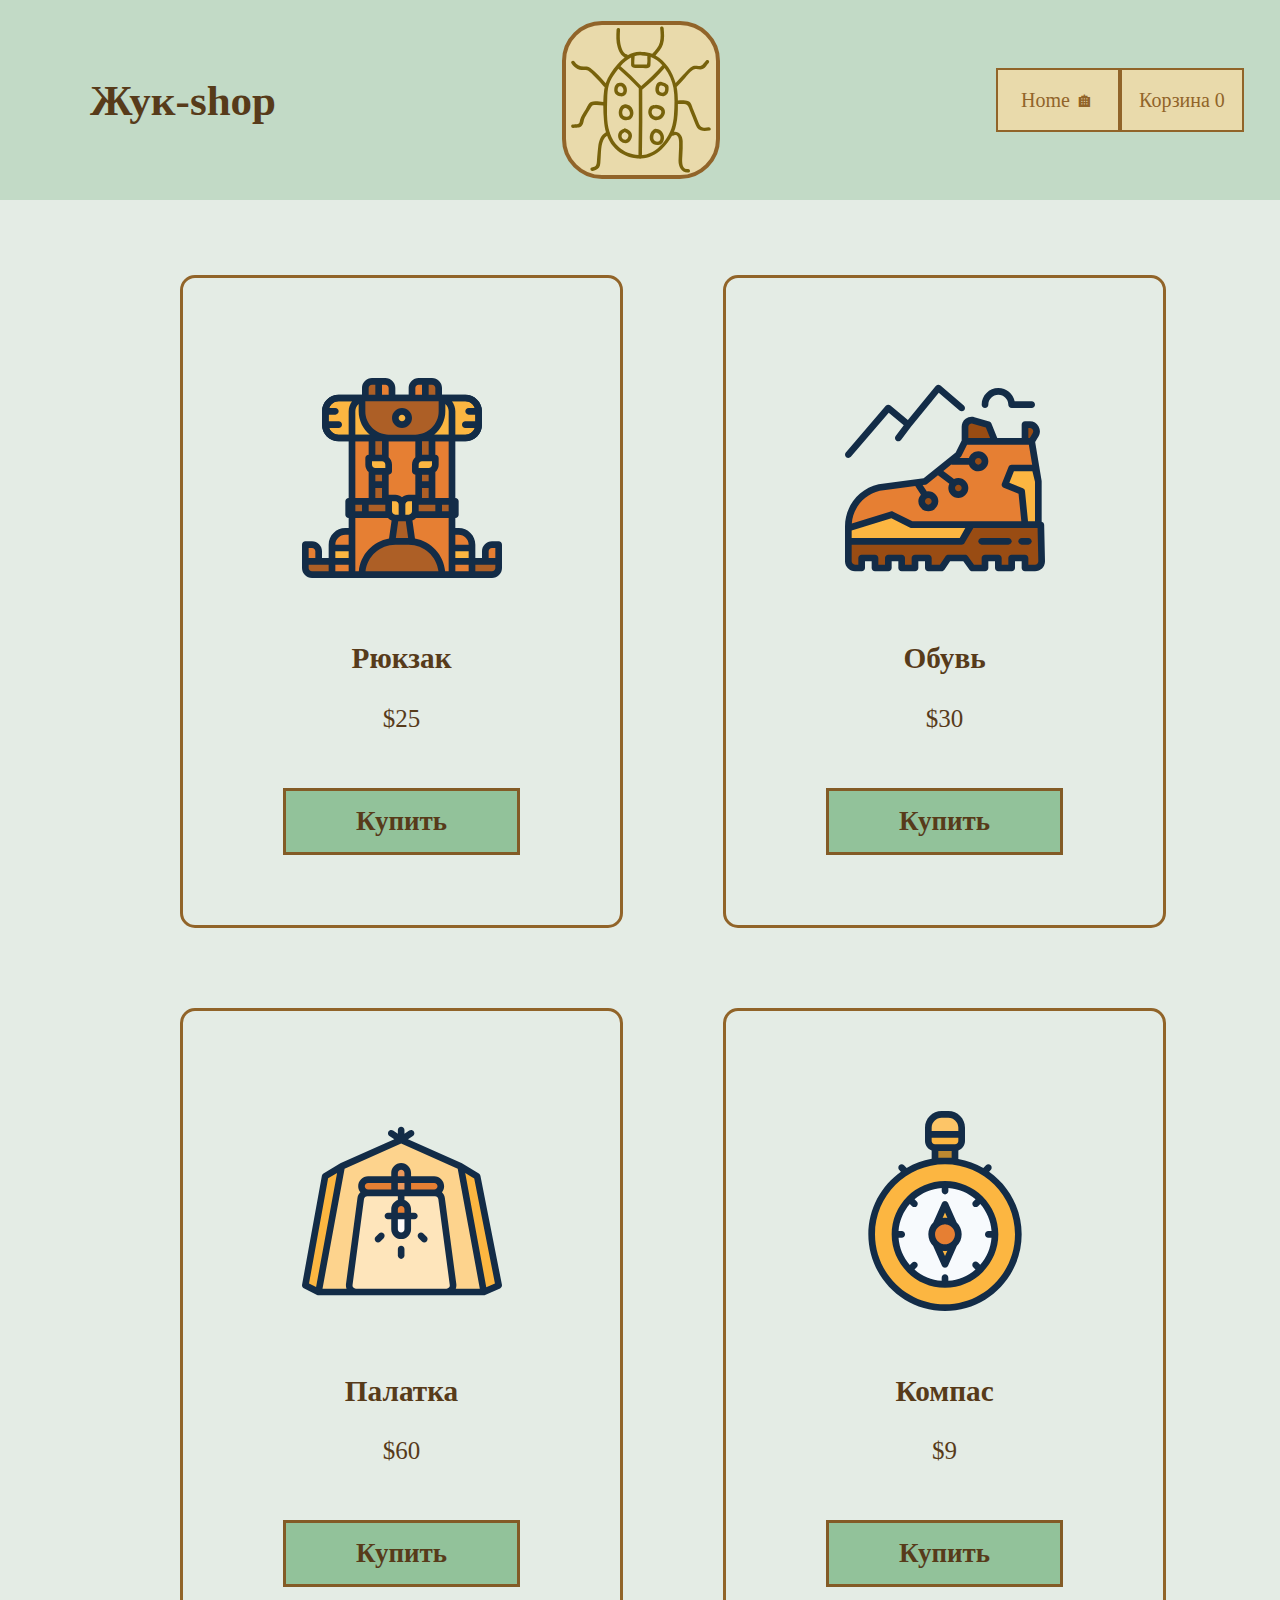
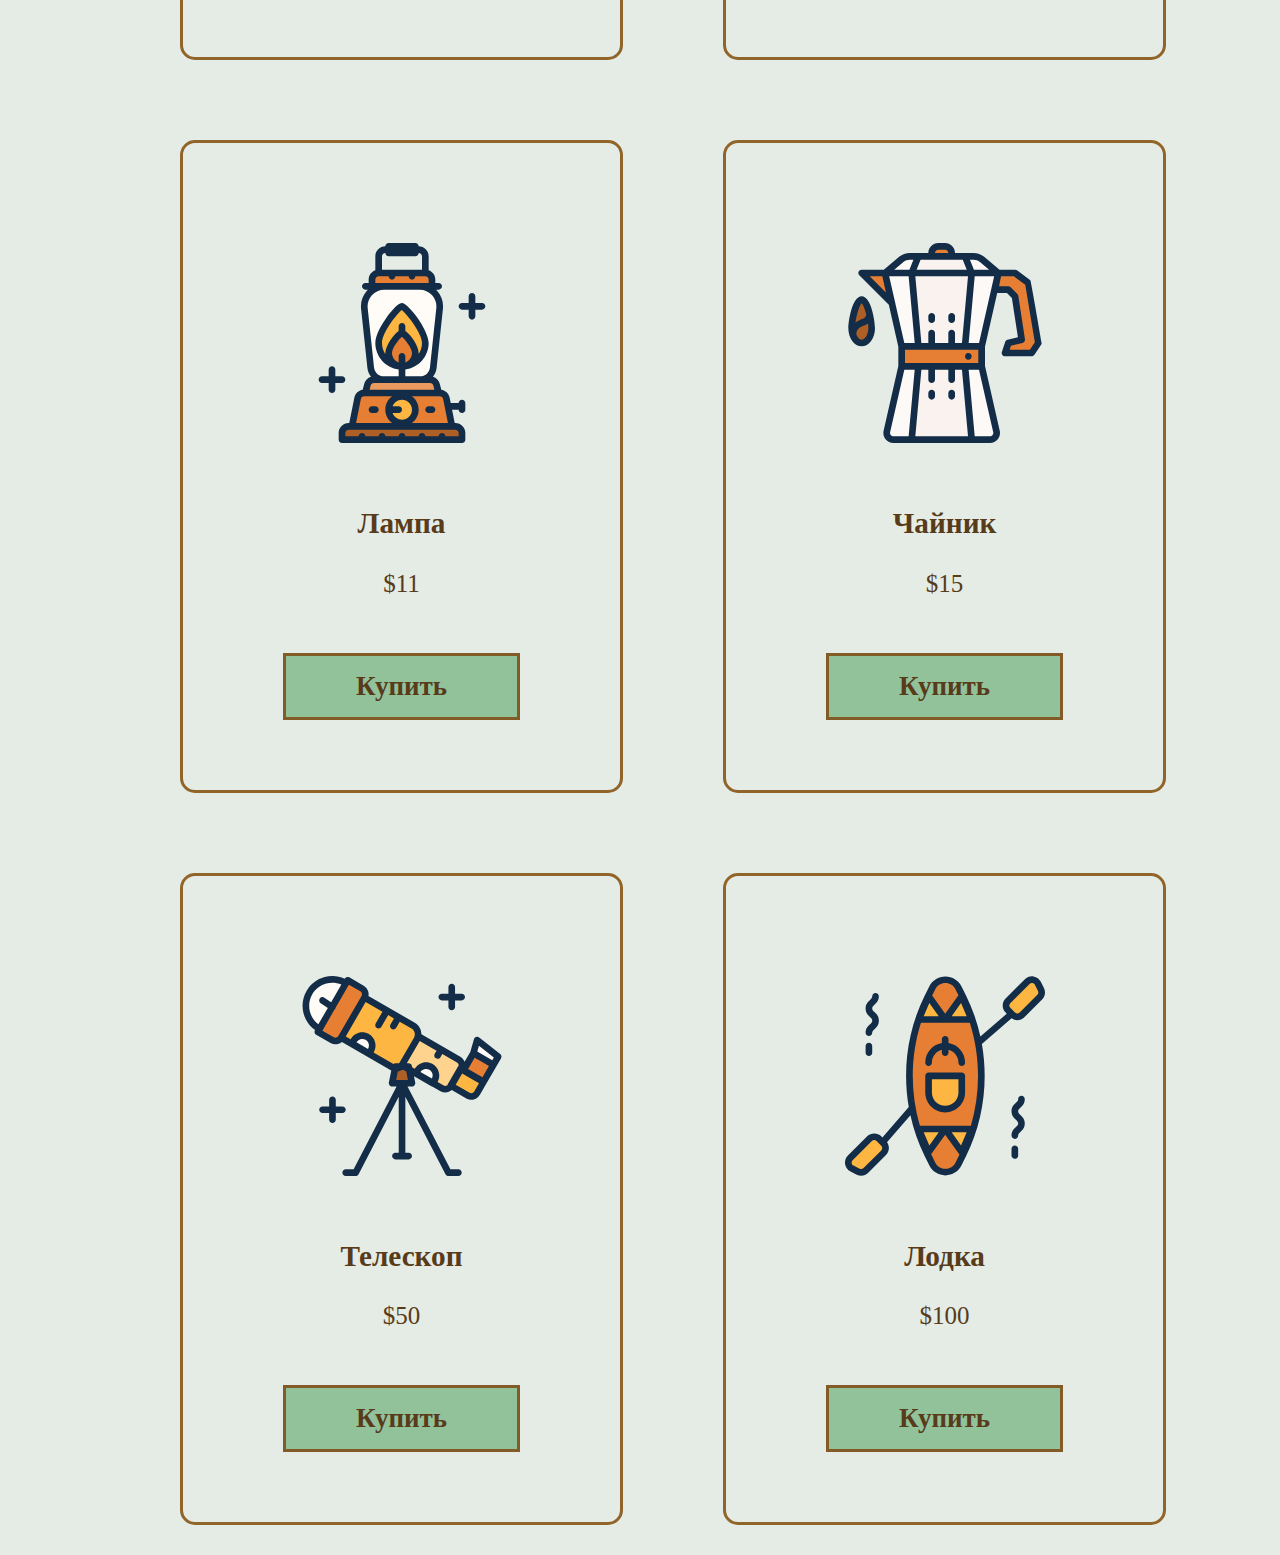
<file: index.html>
<!DOCTYPE html>
<html lang="ru">
<head>
    <meta charset="UTF-8">
    <meta name="viewport" content="width=device-width, initial-scale=1.0, maximum-scale=1.0">
    <title>Магазин</title>
    <link rel="stylesheet" href="style.css">
</head>
<body>

    <header>
        <div class="header">
        <h1>Жук-shop</h1>
        <a href="index.html"><img src="beetle-svgrepo-com.svg" alt="Logo" class="logo"></a>
        <a href="index.html" class="btn">Home 🏠︎</a>
        <a href="index2.html" class="btn" id="cart">Корзина 0</a>
        </div>
    </header>

    <main id="main">
    </main>
    
    <script src="./script.js"></script>
</body>
</html>
</file>
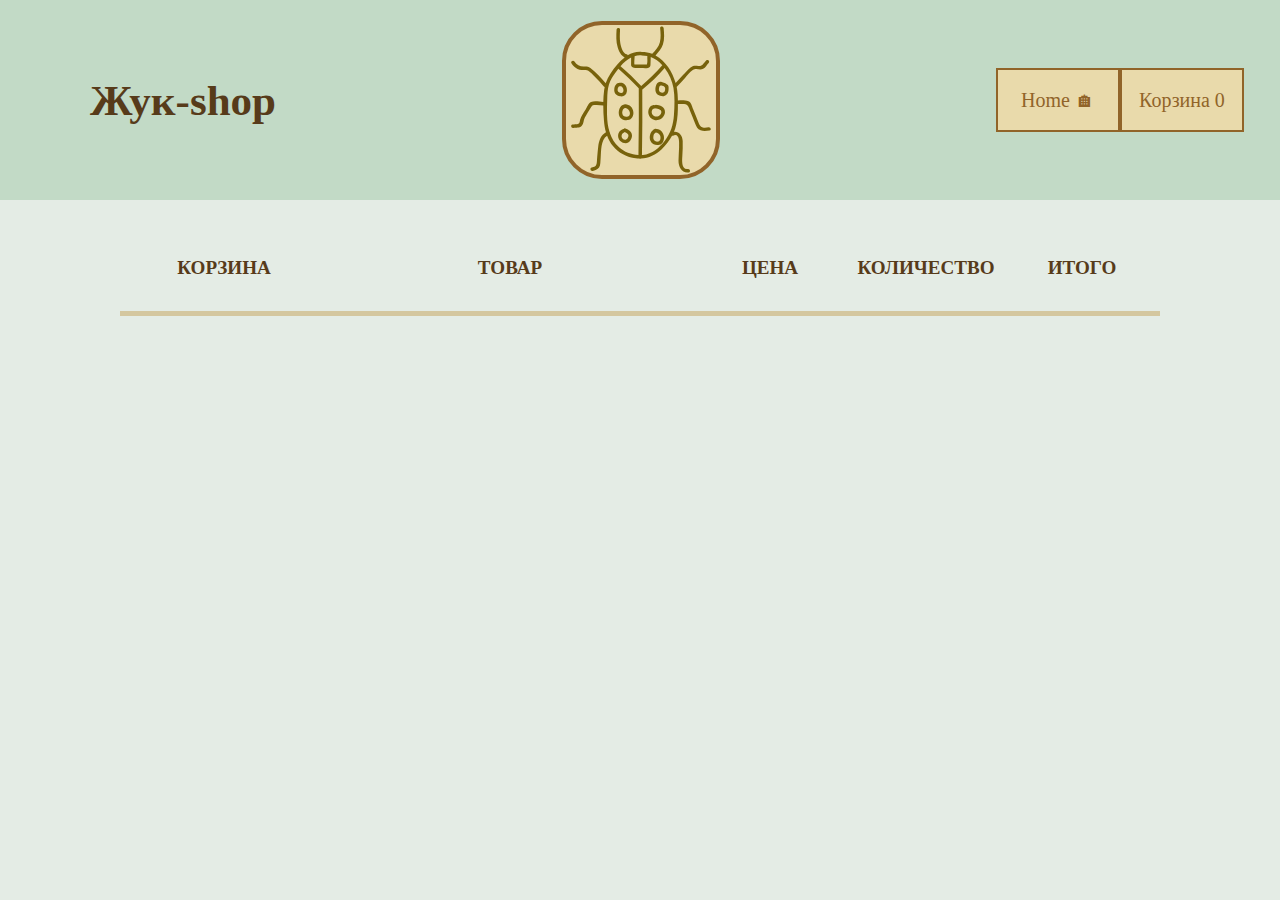
<file: index2.html>
<!DOCTYPE html>
<html lang="ru">
<head>
    <meta charset="UTF-8">
    <meta name="viewport" content="width=device-width, initial-scale=1.0">
    <title>Магазин</title>
    <link rel="stylesheet" href="style.css">
</head>
<body>
    <header>
        <div class="header">
        <h1>Жук-shop</h1>
        <a href="index.html"><img src="beetle-svgrepo-com.svg" alt="Logo" class="logo"></a>
        <a href="index.html" class="btn">Home 🏠︎</a>
        <a href="index2.html" class="btn" id="cart">Корзина 0</a>
        </div>
    </header>

    <main>
        <div class="container-products">
            <div class="product-header">
              <h5 class="log">КОРЗИНА</h5>
              <h5 class="product-title">ТОВАР</h5>
              <h5 class="price">ЦЕНА</h5>
              <h5 class="quantity">КОЛИЧЕСТВО</h5>
              <h5 class="total">ИТОГО</h5>
            </div>
            <div class="products">
            </div>
          </div>
    </main>
    <script src="./script2.js"></script>
</body>
</html>
</file>
<file: style.css>
body {
    margin: 0;
    background-color: rgb(228, 236, 229);
}

.header {
    display: grid;
    background-color: rgb(194, 218, 198);
    height: 200px;
    font-family:cursive;
    grid-template-columns: 18% 62% 1fr 1fr;
    justify-items: center;
    align-items: center;
    padding: 0px 55px 0px 80px;
    margin: 0;
}

h1 {
    color: rgb(87, 59, 26);
    font-size: 43px;
}

.logo {
    width: 150px;
    background-color: rgb(233, 218, 171);
    border: 4px solid rgb(145, 100, 41);
    border-radius: 40px;
}

.btn {
    border: 2px solid rgb(145, 100, 41);
    background-color: rgb(233, 218, 171);
    height: 60px;
    width: 120px;
}

a {
    text-decoration: none;
    color: rgb(145, 100, 41);
    font-size: 20px;
    font-family: cursive;
    display: flex;
    justify-content: center;
    align-items: center;
}

.imgprod {
    width: 200px;
    padding-bottom: 35px;
}

.board {
    margin-top: 25px;
    display: flex;
    flex-wrap: wrap;
    justify-content: start;
    align-content: space-around;
    margin-left: 130px;
}

.product {
    border: 3px solid rgb(145, 100, 41);
    border-radius: 15px;
    padding: 100px 100px 70px 100px;
    display: flex;
    flex-direction: column;
    justify-content: space-around;
    align-items: center;
    font-family: cursive;
    color: rgb(87, 59, 26);
    font-size: 25px;
    margin: 50px 50px 30px 50px
}

.btnBuy {
    background-color: rgb(146, 194, 154);
    padding: 15px 70px 15px 70px;
    font-size: 27px;
    font-family: cursive;
    margin-top: 30px;
    border: 3px solid rgb(131, 91, 38);
    color: rgb(87, 59, 26);
    font-weight: bold;
    cursor: pointer;
}

p {
    margin-top: 0;
}

.btnBuy:hover {
    background-color: rgb(233, 218, 171);
}

.btnBuy:active {
    background-color: rgb(61, 158, 77);
}

.btn:hover {
    background-color: rgb(218, 204, 164);
}

.product-header {
    color: rgb(87, 59, 26);
    font-family: cursive;
    font-size: 23px;
    font-weight: bold;
    margin: 25px 120px 0px 120px;
    border-bottom: 5px solid rgb(212, 199, 159);
    display: grid;
    grid-template-columns: 20% 35% 15% 15% 15%;
    justify-items: center;
    align-items: center;
}

.cart{
    margin: 25px 120px 25px 120px;
    padding-bottom: 20px;
    font-size: 20px;
    font-family: cursive;
    color: rgb(87, 59, 26);
    display: grid;
    grid-template-columns: 10% 10% 35% 15% 15% 15%;
    justify-items: center;
    align-items: center;
    border-bottom: 2px solid rgb(212, 199, 159);
}

.imgCart {
    width: 100px;
    align-self: center;
}

.delete {
    color: rgb(212, 199, 159);
    background-color: rgb(87, 59, 26);
    width: 30px;
    height: 30px;
    border-radius: 50%;
    border: 3px solid rgb(87, 59, 26);
    font-weight: bold;
    cursor: pointer;
}

.delete:active {
    color: rgb(87, 59, 26);
    background-color: rgb(212, 199, 159);
    border: rgb(212, 199, 159);
}
</file>
